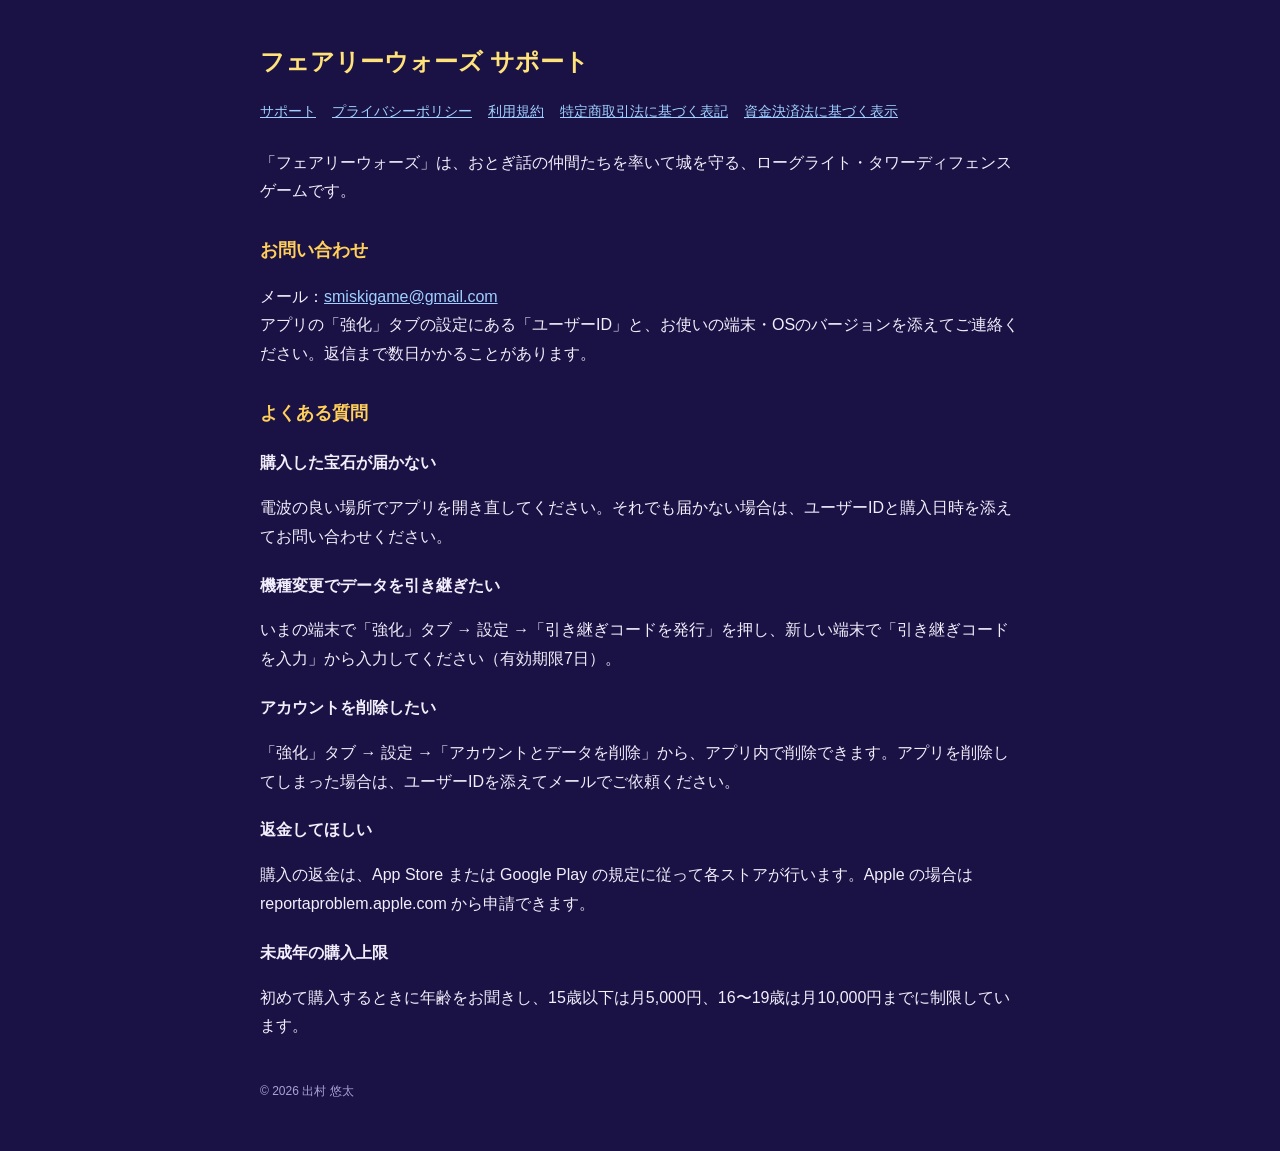
<file: index.html>
<!doctype html>
<html lang="ja"><head><meta charset="utf-8"><meta name="viewport" content="width=device-width,initial-scale=1"><title>フェアリーウォーズ サポート</title><link rel="stylesheet" href="style.css"></head>
<body><main>
<h1>フェアリーウォーズ サポート</h1>
<nav><a href="./">サポート</a><a href="privacy.html">プライバシーポリシー</a><a href="terms.html">利用規約</a><a href="tokushoho.html">特定商取引法に基づく表記</a><a href="shikin.html">資金決済法に基づく表示</a></nav>
<p>「フェアリーウォーズ」は、おとぎ話の仲間たちを率いて城を守る、ローグライト・タワーディフェンスゲームです。</p>
<h2>お問い合わせ</h2>
<p>メール：<a href="mailto:smiskigame@gmail.com">smiskigame@gmail.com</a><br>アプリの「強化」タブの設定にある「ユーザーID」と、お使いの端末・OSのバージョンを添えてご連絡ください。返信まで数日かかることがあります。</p>
<h2>よくある質問</h2>
<h3>購入した宝石が届かない</h3>
<p>電波の良い場所でアプリを開き直してください。それでも届かない場合は、ユーザーIDと購入日時を添えてお問い合わせください。</p>
<h3>機種変更でデータを引き継ぎたい</h3>
<p>いまの端末で「強化」タブ → 設定 →「引き継ぎコードを発行」を押し、新しい端末で「引き継ぎコードを入力」から入力してください（有効期限7日）。</p>
<h3>アカウントを削除したい</h3>
<p>「強化」タブ → 設定 →「アカウントとデータを削除」から、アプリ内で削除できます。アプリを削除してしまった場合は、ユーザーIDを添えてメールでご依頼ください。</p>
<h3>返金してほしい</h3>
<p>購入の返金は、App Store または Google Play の規定に従って各ストアが行います。Apple の場合は reportaproblem.apple.com から申請できます。</p>
<h3>未成年の購入上限</h3>
<p>初めて購入するときに年齢をお聞きし、15歳以下は月5,000円、16〜19歳は月10,000円までに制限しています。</p>
<footer>© 2026 出村 悠太</footer>
</main></body></html>
</file>
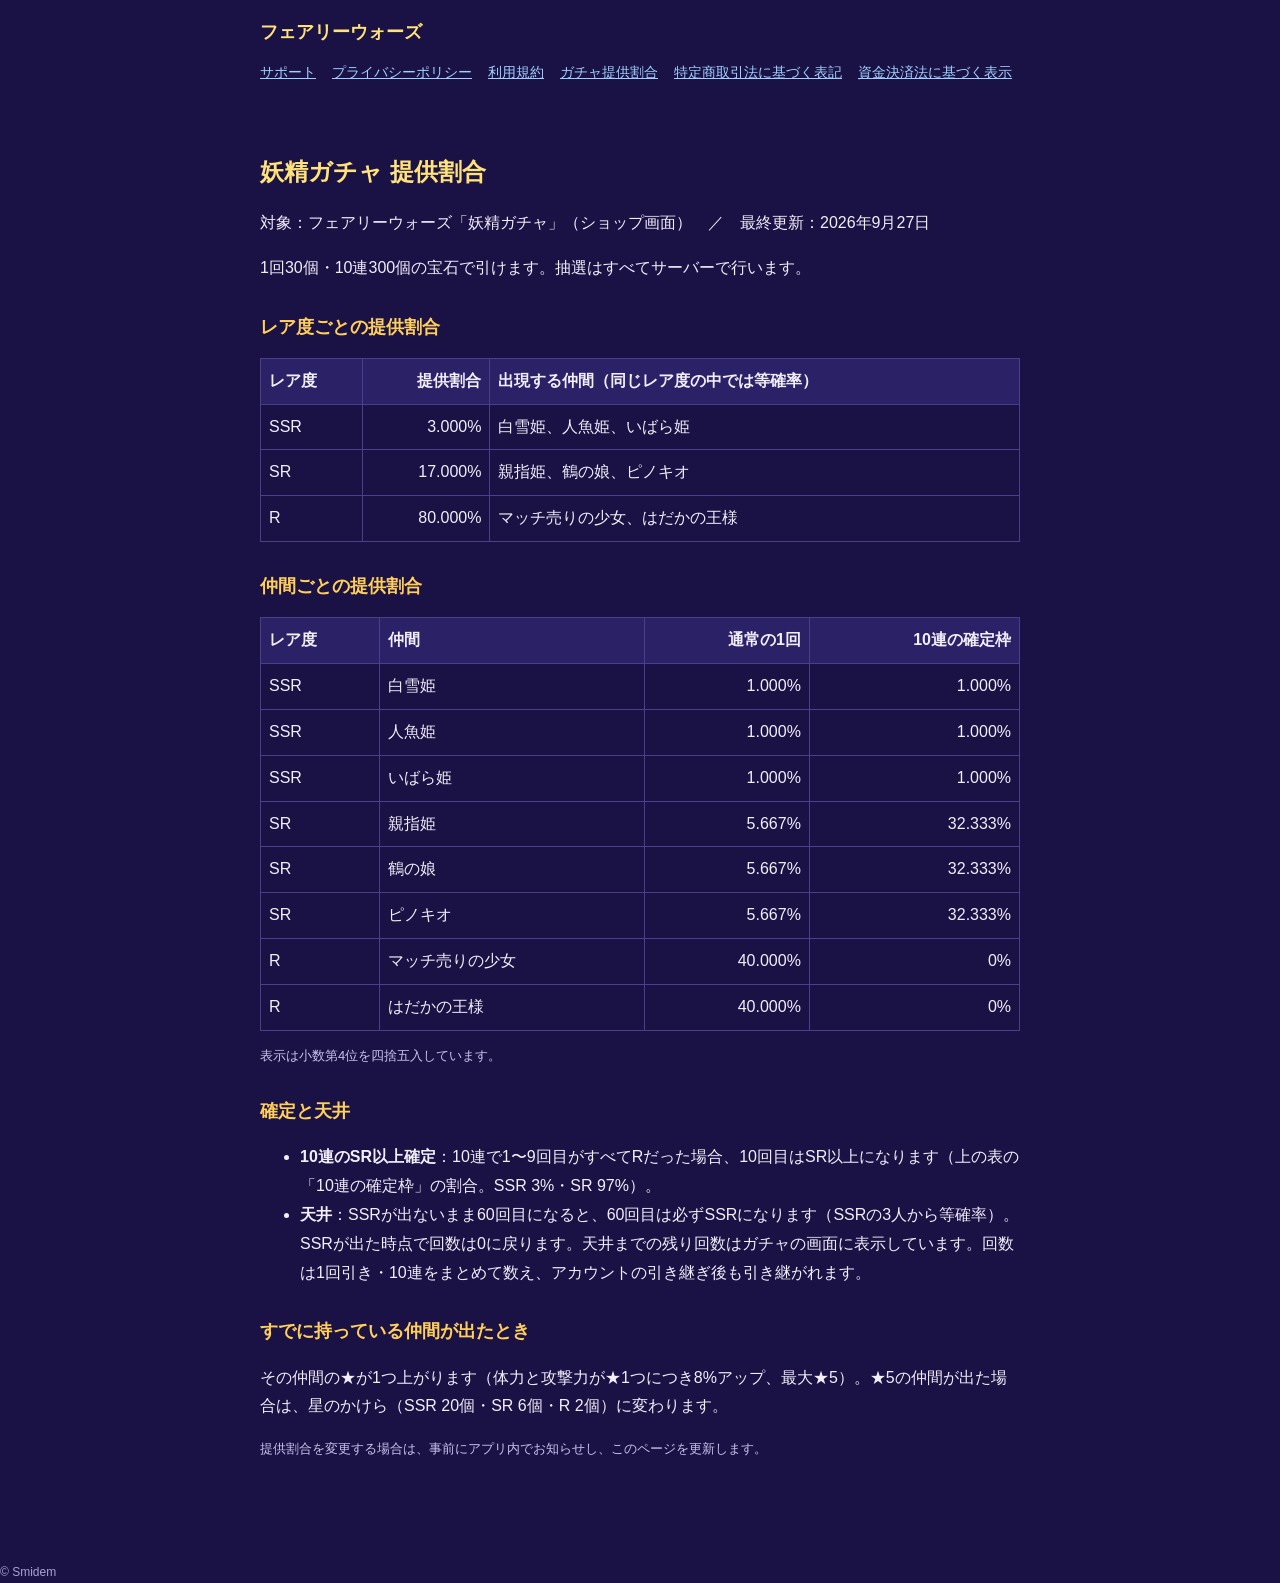
<file: gacha.html>
<!doctype html><html lang="ja"><head><meta charset="utf-8"><meta name="viewport" content="width=device-width,initial-scale=1"><title>妖精ガチャ 提供割合｜フェアリーウォーズ</title><link rel="stylesheet" href="style.css"></head><body>
<!-- アプリ内と公開ページで共通。原本は fairy-wars-app/public/legal/ （npm run site:sync で公開用へコピー）
     数値は functions/gamedata.js（サーバーの抽選）と一致させること。site:sync が data-* の値を gamedata.js と照合し、ずれていたら止まります。 -->
<header class="site"><a class="brand" href="index.html">フェアリーウォーズ</a><nav><a href="support.html">サポート</a><a href="privacy.html">プライバシーポリシー</a><a href="terms.html">利用規約</a><a href="gacha.html">ガチャ提供割合</a><a href="tokushoho.html">特定商取引法に基づく表記</a><a href="shikin.html">資金決済法に基づく表示</a></nav></header>
<main id="gacha-rates" data-ssr="3" data-sr="17" data-r="80" data-pity="60" data-cost1="30" data-cost10="300" data-pool-ssr="shirayuki,ningyo,ibara" data-pool-sr="oyayubi,tsuru,pinocchio" data-pool-r="match,ousama">
<h1>妖精ガチャ 提供割合</h1>
<p>対象：フェアリーウォーズ「妖精ガチャ」（ショップ画面）　／　最終更新：2026年9月27日</p>
<p>1回30個・10連300個の宝石で引けます。抽選はすべてサーバーで行います。</p>

<h2>レア度ごとの提供割合</h2>
<div class="table-wrap"><table>
<tr><th>レア度</th><th class="num">提供割合</th><th>出現する仲間（同じレア度の中では等確率）</th></tr>
<tr><td>SSR</td><td class="num">3.000%</td><td>白雪姫、人魚姫、いばら姫</td></tr>
<tr><td>SR</td><td class="num">17.000%</td><td>親指姫、鶴の娘、ピノキオ</td></tr>
<tr><td>R</td><td class="num">80.000%</td><td>マッチ売りの少女、はだかの王様</td></tr>
</table></div>

<h2>仲間ごとの提供割合</h2>
<div class="table-wrap"><table>
<tr><th>レア度</th><th>仲間</th><th class="num">通常の1回</th><th class="num">10連の確定枠</th></tr>
<tr><td>SSR</td><td>白雪姫</td><td class="num">1.000%</td><td class="num">1.000%</td></tr>
<tr><td>SSR</td><td>人魚姫</td><td class="num">1.000%</td><td class="num">1.000%</td></tr>
<tr><td>SSR</td><td>いばら姫</td><td class="num">1.000%</td><td class="num">1.000%</td></tr>
<tr><td>SR</td><td>親指姫</td><td class="num">5.667%</td><td class="num">32.333%</td></tr>
<tr><td>SR</td><td>鶴の娘</td><td class="num">5.667%</td><td class="num">32.333%</td></tr>
<tr><td>SR</td><td>ピノキオ</td><td class="num">5.667%</td><td class="num">32.333%</td></tr>
<tr><td>R</td><td>マッチ売りの少女</td><td class="num">40.000%</td><td class="num">0%</td></tr>
<tr><td>R</td><td>はだかの王様</td><td class="num">40.000%</td><td class="num">0%</td></tr>
</table></div>
<p class="note">表示は小数第4位を四捨五入しています。</p>

<h2>確定と天井</h2>
<ul>
<li><b>10連のSR以上確定</b>：10連で1〜9回目がすべてRだった場合、10回目はSR以上になります（上の表の「10連の確定枠」の割合。SSR 3%・SR 97%）。</li>
<li><b>天井</b>：SSRが出ないまま60回目になると、60回目は必ずSSRになります（SSRの3人から等確率）。SSRが出た時点で回数は0に戻ります。天井までの残り回数はガチャの画面に表示しています。回数は1回引き・10連をまとめて数え、アカウントの引き継ぎ後も引き継がれます。</li>
</ul>

<h2>すでに持っている仲間が出たとき</h2>
<p>その仲間の★が1つ上がります（体力と攻撃力が★1つにつき8%アップ、最大★5）。★5の仲間が出た場合は、星のかけら（SSR 20個・SR 6個・R 2個）に変わります。</p>

<p class="note">提供割合を変更する場合は、事前にアプリ内でお知らせし、このページを更新します。</p>
</main>
<footer class="site">© Smidem</footer>
</body></html>
</file>
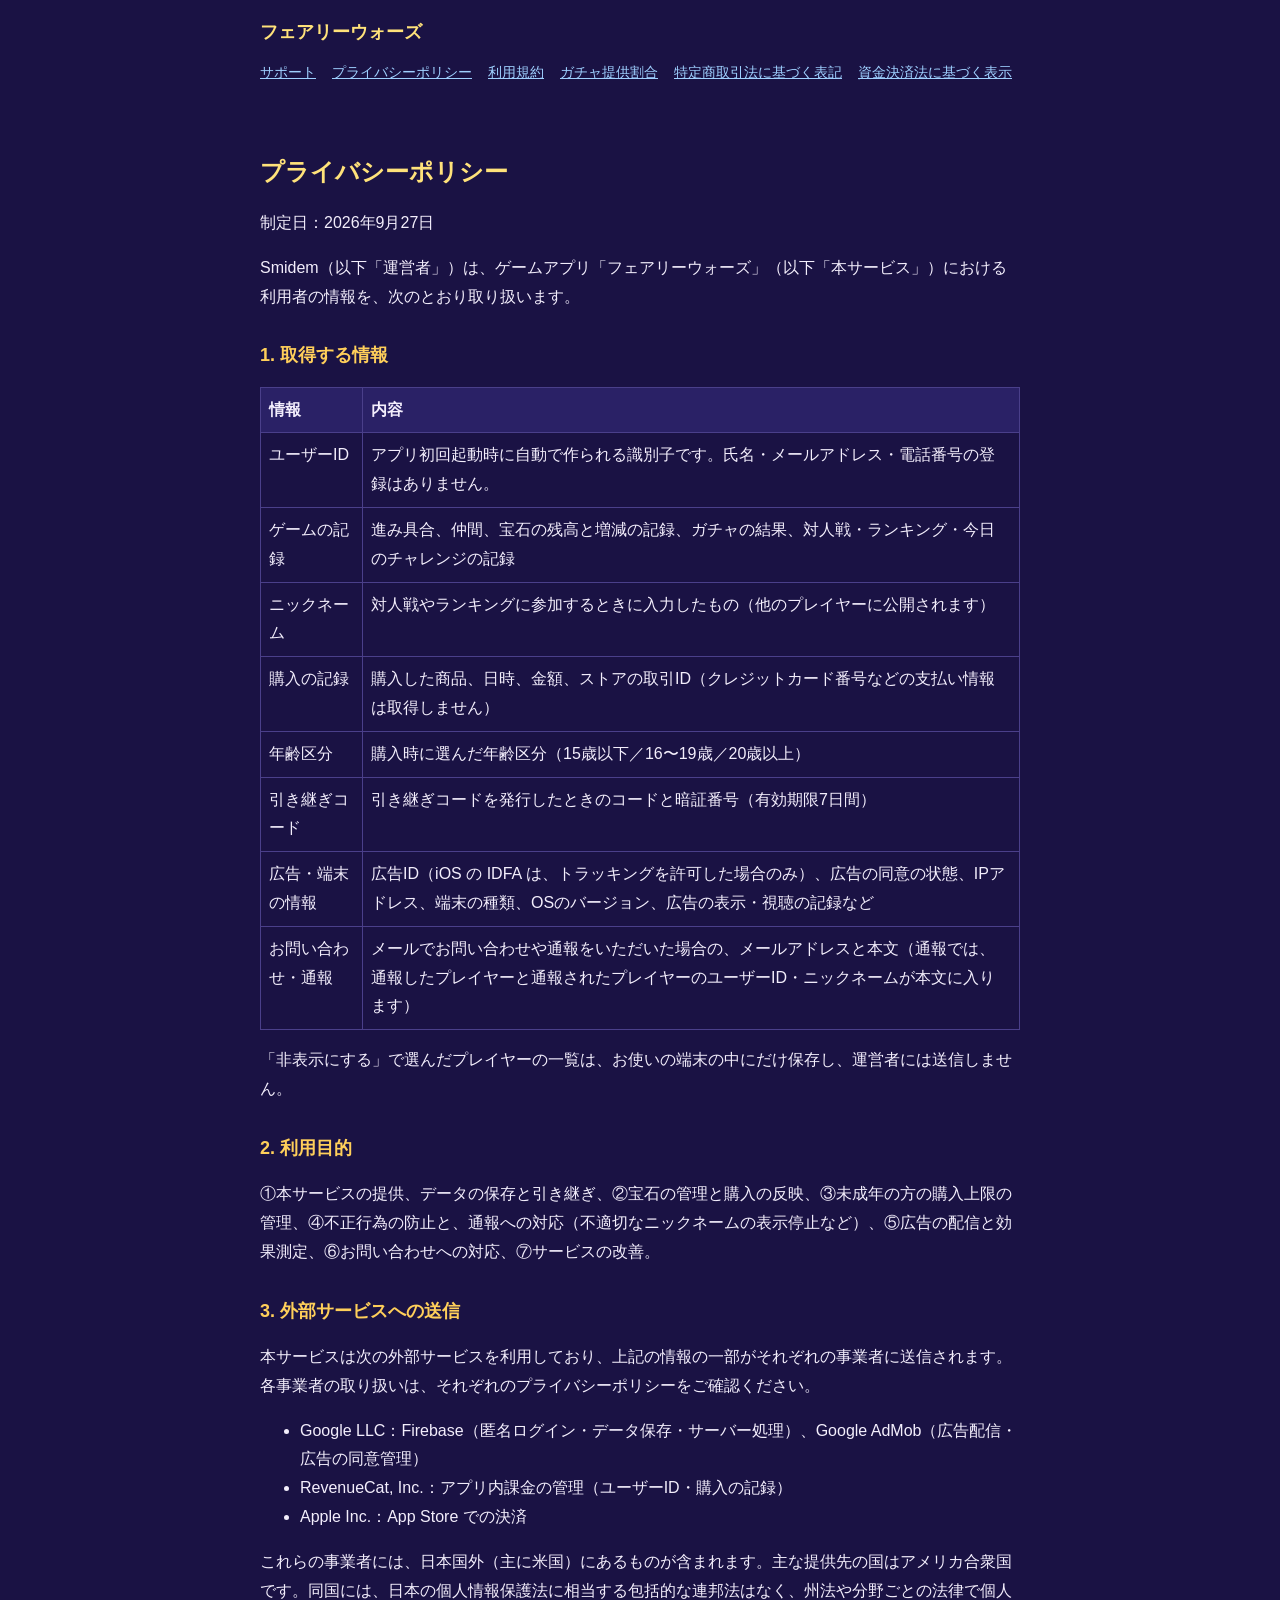
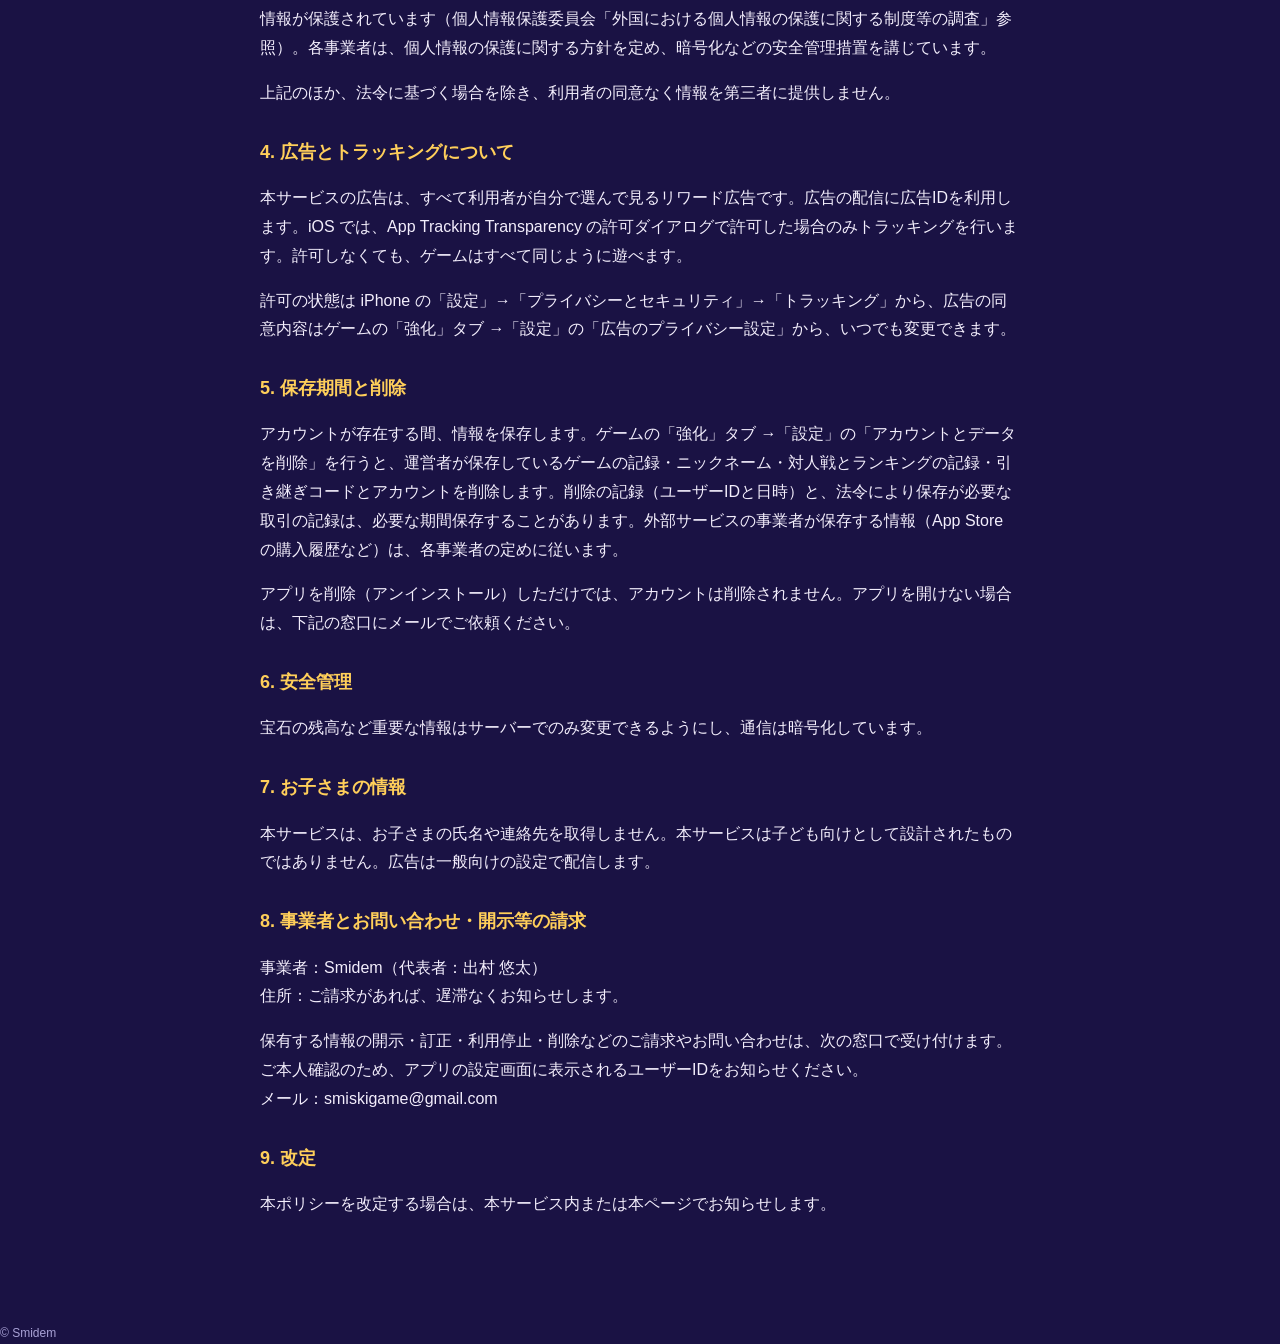
<file: privacy.html>
<!doctype html><html lang="ja"><head><meta charset="utf-8"><meta name="viewport" content="width=device-width,initial-scale=1"><title>プライバシーポリシー｜フェアリーウォーズ</title><link rel="stylesheet" href="style.css"></head><body>
<!-- このファイルはアプリ内（設定画面）と公開ページで共通です。原本は fairy-wars-app/public/legal/ 。公開用へは npm run site:sync でコピーします。
     アプリ内で表示するときは header / nav / footer / link / style / script が取り除かれます。 -->
<header class="site"><a class="brand" href="index.html">フェアリーウォーズ</a><nav><a href="support.html">サポート</a><a href="privacy.html">プライバシーポリシー</a><a href="terms.html">利用規約</a><a href="gacha.html">ガチャ提供割合</a><a href="tokushoho.html">特定商取引法に基づく表記</a><a href="shikin.html">資金決済法に基づく表示</a></nav></header>
<main>
<h1>プライバシーポリシー</h1>
<p>制定日：2026年9月27日</p>
<p>Smidem（以下「運営者」）は、ゲームアプリ「フェアリーウォーズ」（以下「本サービス」）における利用者の情報を、次のとおり取り扱います。</p>

<h2>1. 取得する情報</h2>
<div class="table-wrap"><table>
<tr><th>情報</th><th>内容</th></tr>
<tr><td>ユーザーID</td><td>アプリ初回起動時に自動で作られる識別子です。氏名・メールアドレス・電話番号の登録はありません。</td></tr>
<tr><td>ゲームの記録</td><td>進み具合、仲間、宝石の残高と増減の記録、ガチャの結果、対人戦・ランキング・今日のチャレンジの記録</td></tr>
<tr><td>ニックネーム</td><td>対人戦やランキングに参加するときに入力したもの（他のプレイヤーに公開されます）</td></tr>
<tr><td>購入の記録</td><td>購入した商品、日時、金額、ストアの取引ID（クレジットカード番号などの支払い情報は取得しません）</td></tr>
<tr><td>年齢区分</td><td>購入時に選んだ年齢区分（15歳以下／16〜19歳／20歳以上）</td></tr>
<tr><td>引き継ぎコード</td><td>引き継ぎコードを発行したときのコードと暗証番号（有効期限7日間）</td></tr>
<tr><td>広告・端末の情報</td><td>広告ID（iOS の IDFA は、トラッキングを許可した場合のみ）、広告の同意の状態、IPアドレス、端末の種類、OSのバージョン、広告の表示・視聴の記録など</td></tr>
<tr><td>お問い合わせ・通報</td><td>メールでお問い合わせや通報をいただいた場合の、メールアドレスと本文（通報では、通報したプレイヤーと通報されたプレイヤーのユーザーID・ニックネームが本文に入ります）</td></tr>
</table></div>
<p>「非表示にする」で選んだプレイヤーの一覧は、お使いの端末の中にだけ保存し、運営者には送信しません。</p>

<h2>2. 利用目的</h2>
<p>①本サービスの提供、データの保存と引き継ぎ、②宝石の管理と購入の反映、③未成年の方の購入上限の管理、④不正行為の防止と、通報への対応（不適切なニックネームの表示停止など）、⑤広告の配信と効果測定、⑥お問い合わせへの対応、⑦サービスの改善。</p>

<h2>3. 外部サービスへの送信</h2>
<p>本サービスは次の外部サービスを利用しており、上記の情報の一部がそれぞれの事業者に送信されます。各事業者の取り扱いは、それぞれのプライバシーポリシーをご確認ください。</p>
<ul>
<li>Google LLC：Firebase（匿名ログイン・データ保存・サーバー処理）、Google AdMob（広告配信・広告の同意管理）</li>
<li>RevenueCat, Inc.：アプリ内課金の管理（ユーザーID・購入の記録）</li>
<li>Apple Inc.：App Store での決済</li>
</ul>
<p>これらの事業者には、日本国外（主に米国）にあるものが含まれます。主な提供先の国はアメリカ合衆国です。同国には、日本の個人情報保護法に相当する包括的な連邦法はなく、州法や分野ごとの法律で個人情報が保護されています（個人情報保護委員会「外国における個人情報の保護に関する制度等の調査」参照）。各事業者は、個人情報の保護に関する方針を定め、暗号化などの安全管理措置を講じています。</p>
<p>上記のほか、法令に基づく場合を除き、利用者の同意なく情報を第三者に提供しません。</p>

<h2>4. 広告とトラッキングについて</h2>
<p>本サービスの広告は、すべて利用者が自分で選んで見るリワード広告です。広告の配信に広告IDを利用します。iOS では、App Tracking Transparency の許可ダイアログで許可した場合のみトラッキングを行います。許可しなくても、ゲームはすべて同じように遊べます。</p>
<p>許可の状態は iPhone の「設定」→「プライバシーとセキュリティ」→「トラッキング」から、広告の同意内容はゲームの「強化」タブ →「設定」の「広告のプライバシー設定」から、いつでも変更できます。</p>

<h2>5. 保存期間と削除</h2>
<p>アカウントが存在する間、情報を保存します。ゲームの「強化」タブ →「設定」の「アカウントとデータを削除」を行うと、運営者が保存しているゲームの記録・ニックネーム・対人戦とランキングの記録・引き継ぎコードとアカウントを削除します。削除の記録（ユーザーIDと日時）と、法令により保存が必要な取引の記録は、必要な期間保存することがあります。外部サービスの事業者が保存する情報（App Store の購入履歴など）は、各事業者の定めに従います。</p>
<p>アプリを削除（アンインストール）しただけでは、アカウントは削除されません。アプリを開けない場合は、下記の窓口にメールでご依頼ください。</p>

<h2>6. 安全管理</h2>
<p>宝石の残高など重要な情報はサーバーでのみ変更できるようにし、通信は暗号化しています。</p>

<h2>7. お子さまの情報</h2>
<p>本サービスは、お子さまの氏名や連絡先を取得しません。本サービスは子ども向けとして設計されたものではありません。広告は一般向けの設定で配信します。</p>

<h2>8. 事業者とお問い合わせ・開示等の請求</h2>
<p>事業者：Smidem（代表者：出村 悠太）<br>住所：ご請求があれば、遅滞なくお知らせします。</p>
<p>保有する情報の開示・訂正・利用停止・削除などのご請求やお問い合わせは、次の窓口で受け付けます。ご本人確認のため、アプリの設定画面に表示されるユーザーIDをお知らせください。<br>メール：smiskigame@gmail.com</p>

<h2>9. 改定</h2>
<p>本ポリシーを改定する場合は、本サービス内または本ページでお知らせします。</p>
</main>
<footer class="site">© Smidem</footer>
</body></html>
</file>
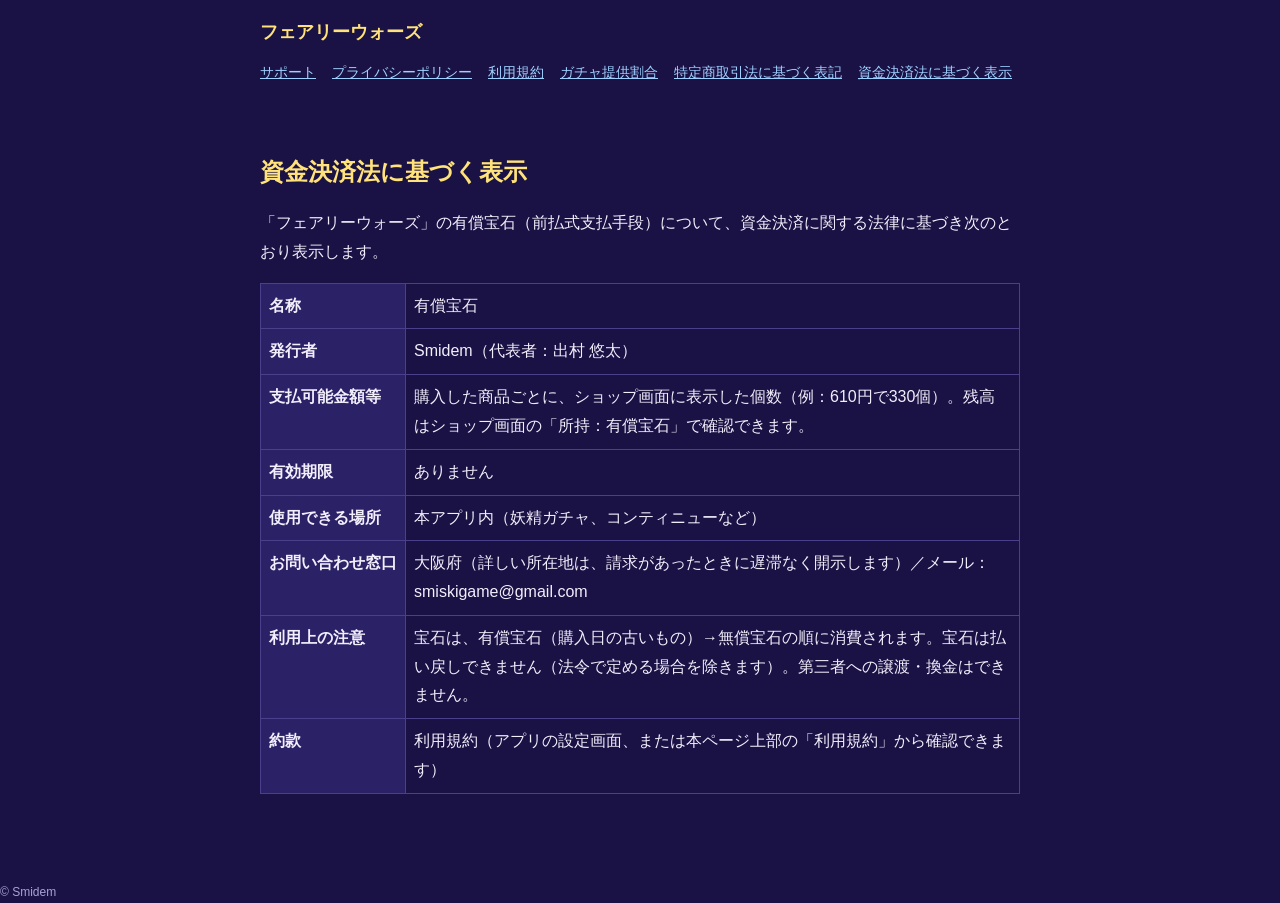
<file: shikin.html>
<!doctype html><html lang="ja"><head><meta charset="utf-8"><meta name="viewport" content="width=device-width,initial-scale=1"><title>資金決済法に基づく表示｜フェアリーウォーズ</title><link rel="stylesheet" href="style.css"></head><body>
<!-- アプリ内と公開ページで共通。原本は fairy-wars-app/public/legal/ （npm run site:sync で公開用へコピー） -->
<header class="site"><a class="brand" href="index.html">フェアリーウォーズ</a><nav><a href="support.html">サポート</a><a href="privacy.html">プライバシーポリシー</a><a href="terms.html">利用規約</a><a href="gacha.html">ガチャ提供割合</a><a href="tokushoho.html">特定商取引法に基づく表記</a><a href="shikin.html">資金決済法に基づく表示</a></nav></header>
<main>
<h1>資金決済法に基づく表示</h1>
<p>「フェアリーウォーズ」の有償宝石（前払式支払手段）について、資金決済に関する法律に基づき次のとおり表示します。</p>
<div class="table-wrap"><table>
<tr><th>名称</th><td>有償宝石</td></tr>
<tr><th>発行者</th><td>Smidem（代表者：出村 悠太）</td></tr>
<tr><th>支払可能金額等</th><td>購入した商品ごとに、ショップ画面に表示した個数（例：610円で330個）。残高はショップ画面の「所持：有償宝石」で確認できます。</td></tr>
<tr><th>有効期限</th><td>ありません</td></tr>
<tr><th>使用できる場所</th><td>本アプリ内（妖精ガチャ、コンティニューなど）</td></tr>
<tr><th>お問い合わせ窓口</th><td>大阪府（詳しい所在地は、請求があったときに遅滞なく開示します）／メール：smiskigame@gmail.com</td></tr>
<tr><th>利用上の注意</th><td>宝石は、有償宝石（購入日の古いもの）→無償宝石の順に消費されます。宝石は払い戻しできません（法令で定める場合を除きます）。第三者への譲渡・換金はできません。</td></tr>
<tr><th>約款</th><td>利用規約（アプリの設定画面、または本ページ上部の「利用規約」から確認できます）</td></tr>
</table></div>
</main>
<footer class="site">© Smidem</footer>
</body></html>
</file>
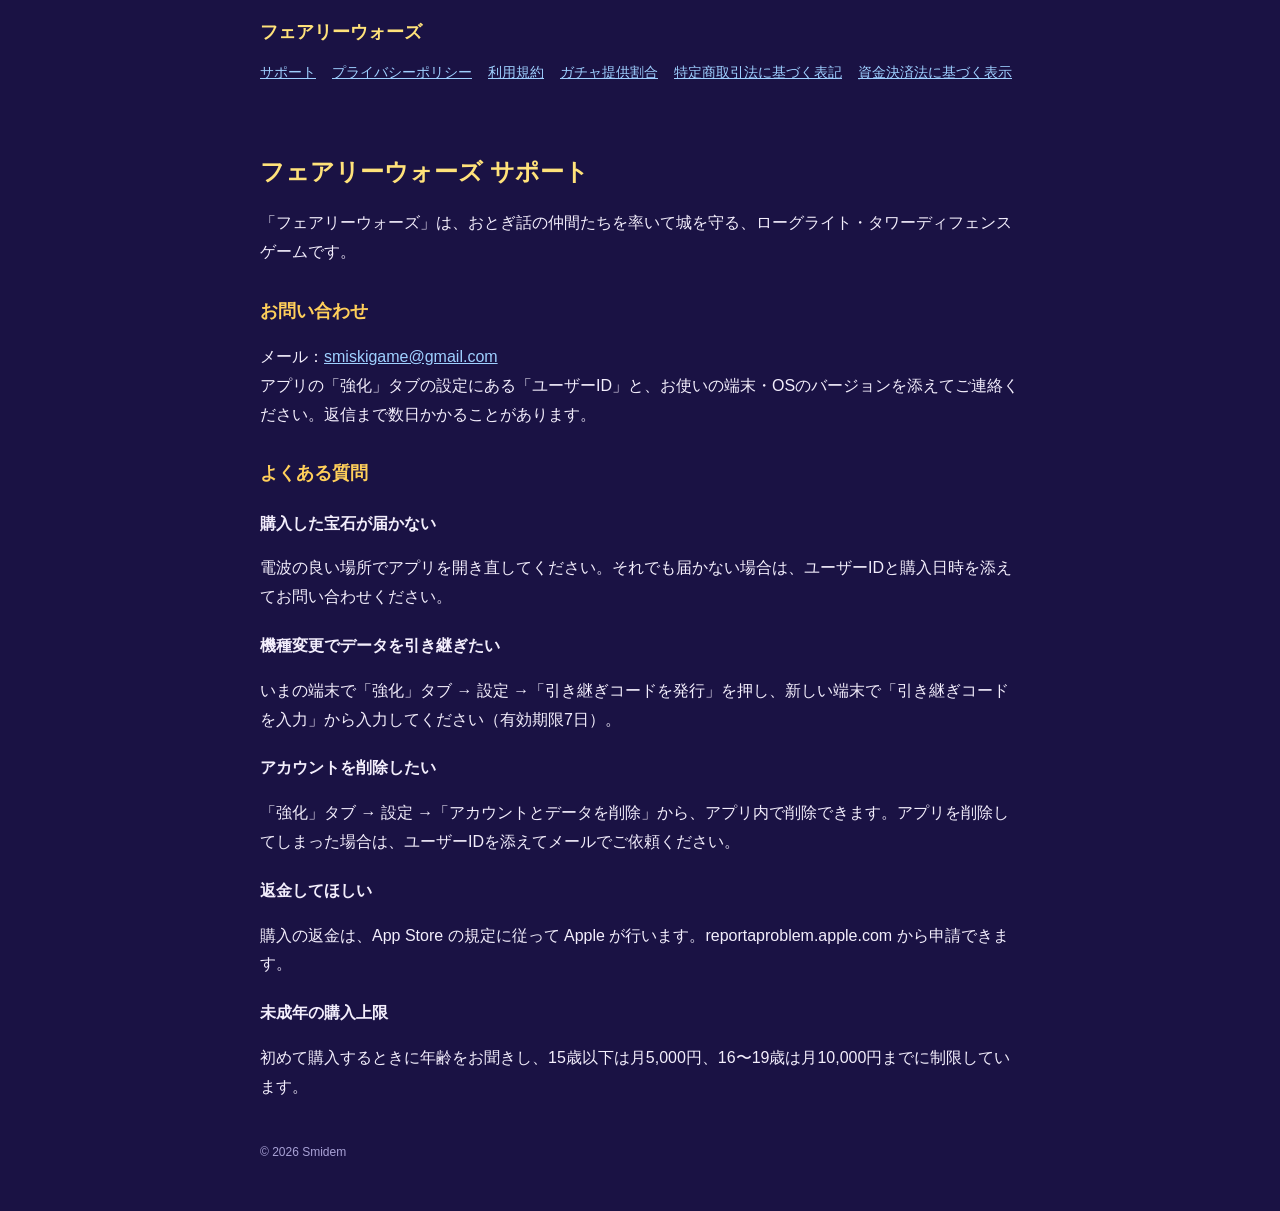
<file: support.html>
<!doctype html>
<html lang="ja"><head><meta charset="utf-8"><meta name="viewport" content="width=device-width,initial-scale=1"><title>フェアリーウォーズ サポート</title><link rel="stylesheet" href="style.css"></head>
<body>
<header class="site"><a class="brand" href="index.html">フェアリーウォーズ</a><nav><a href="support.html">サポート</a><a href="privacy.html">プライバシーポリシー</a><a href="terms.html">利用規約</a><a href="gacha.html">ガチャ提供割合</a><a href="tokushoho.html">特定商取引法に基づく表記</a><a href="shikin.html">資金決済法に基づく表示</a></nav></header>
<main>
<h1>フェアリーウォーズ サポート</h1>
<p>「フェアリーウォーズ」は、おとぎ話の仲間たちを率いて城を守る、ローグライト・タワーディフェンスゲームです。</p>
<h2>お問い合わせ</h2>
<p>メール：<a href="mailto:smiskigame@gmail.com">smiskigame@gmail.com</a><br>アプリの「強化」タブの設定にある「ユーザーID」と、お使いの端末・OSのバージョンを添えてご連絡ください。返信まで数日かかることがあります。</p>
<h2>よくある質問</h2>
<h3>購入した宝石が届かない</h3>
<p>電波の良い場所でアプリを開き直してください。それでも届かない場合は、ユーザーIDと購入日時を添えてお問い合わせください。</p>
<h3>機種変更でデータを引き継ぎたい</h3>
<p>いまの端末で「強化」タブ → 設定 →「引き継ぎコードを発行」を押し、新しい端末で「引き継ぎコードを入力」から入力してください（有効期限7日）。</p>
<h3>アカウントを削除したい</h3>
<p>「強化」タブ → 設定 →「アカウントとデータを削除」から、アプリ内で削除できます。アプリを削除してしまった場合は、ユーザーIDを添えてメールでご依頼ください。</p>
<h3>返金してほしい</h3>
<p>購入の返金は、App Store の規定に従って Apple が行います。reportaproblem.apple.com から申請できます。</p>
<h3>未成年の購入上限</h3>
<p>初めて購入するときに年齢をお聞きし、15歳以下は月5,000円、16〜19歳は月10,000円までに制限しています。</p>
<footer>© 2026 Smidem</footer>
</main></body></html>
</file>
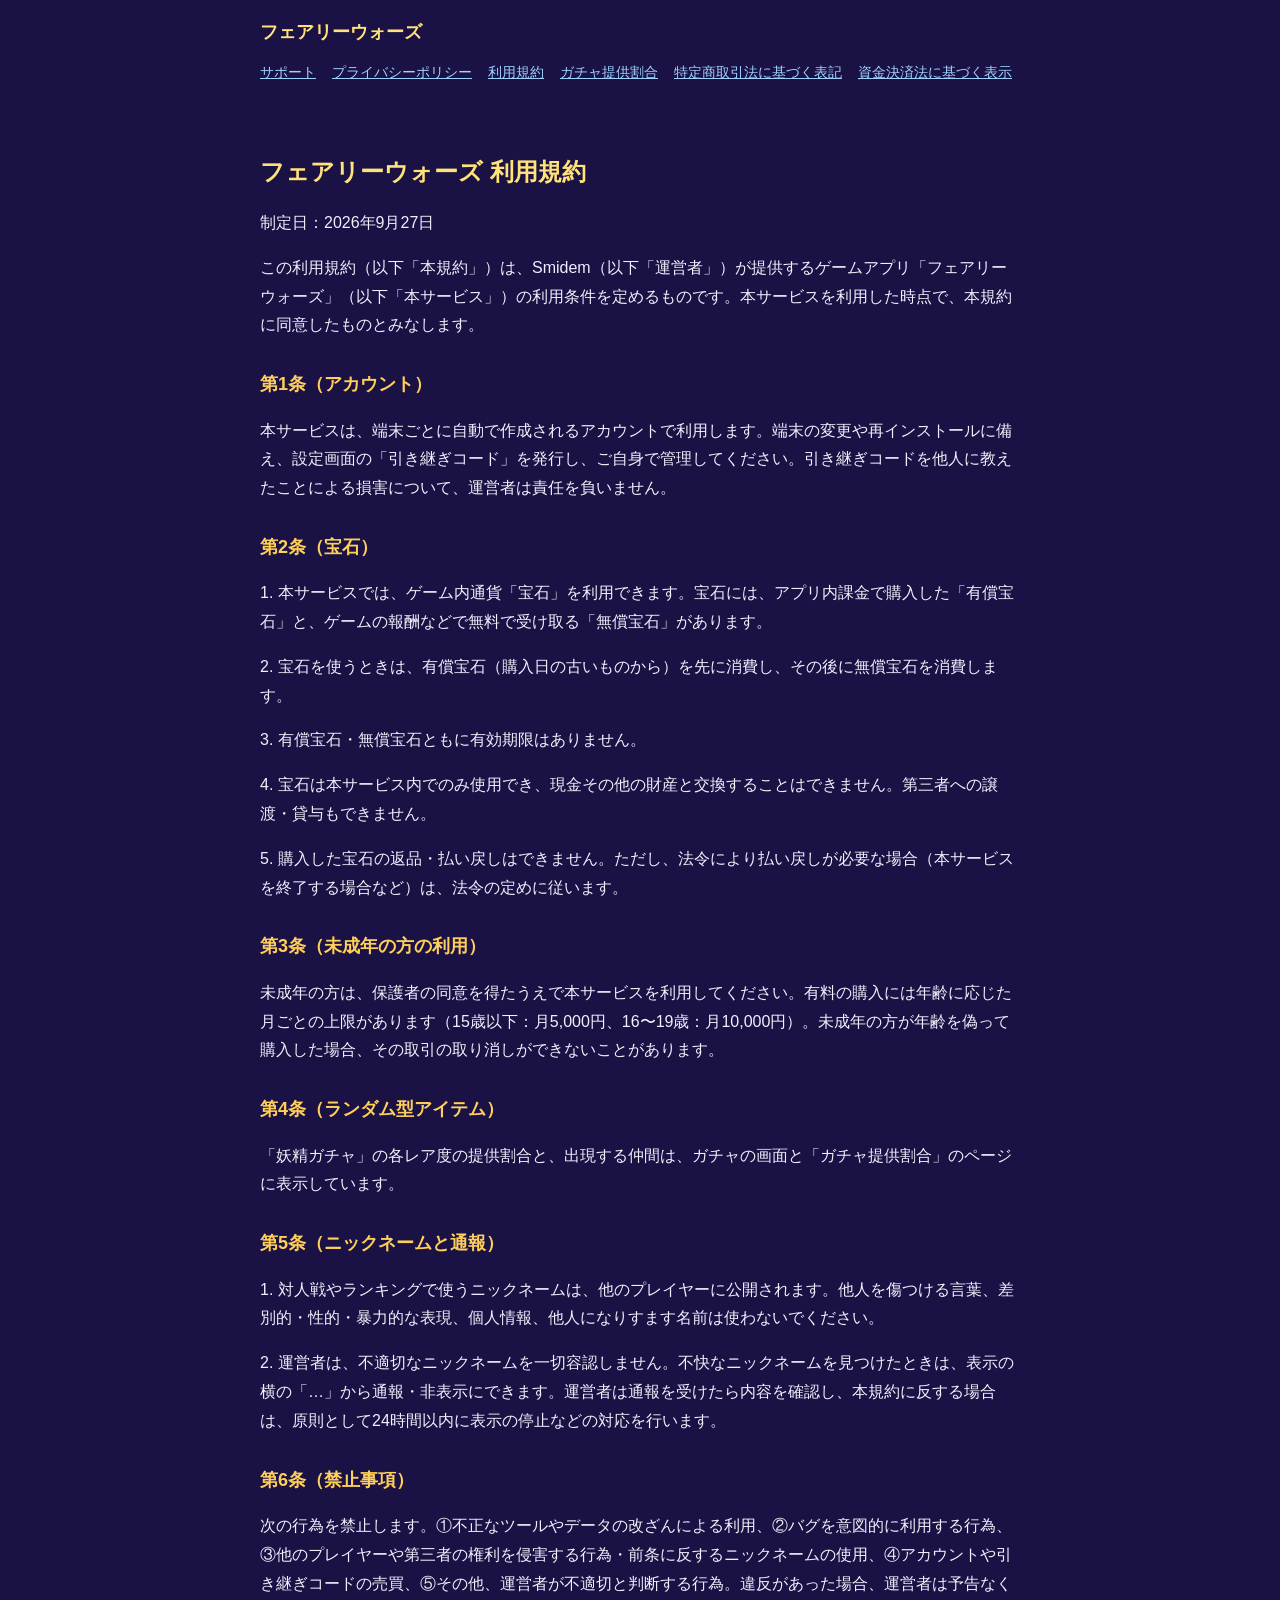
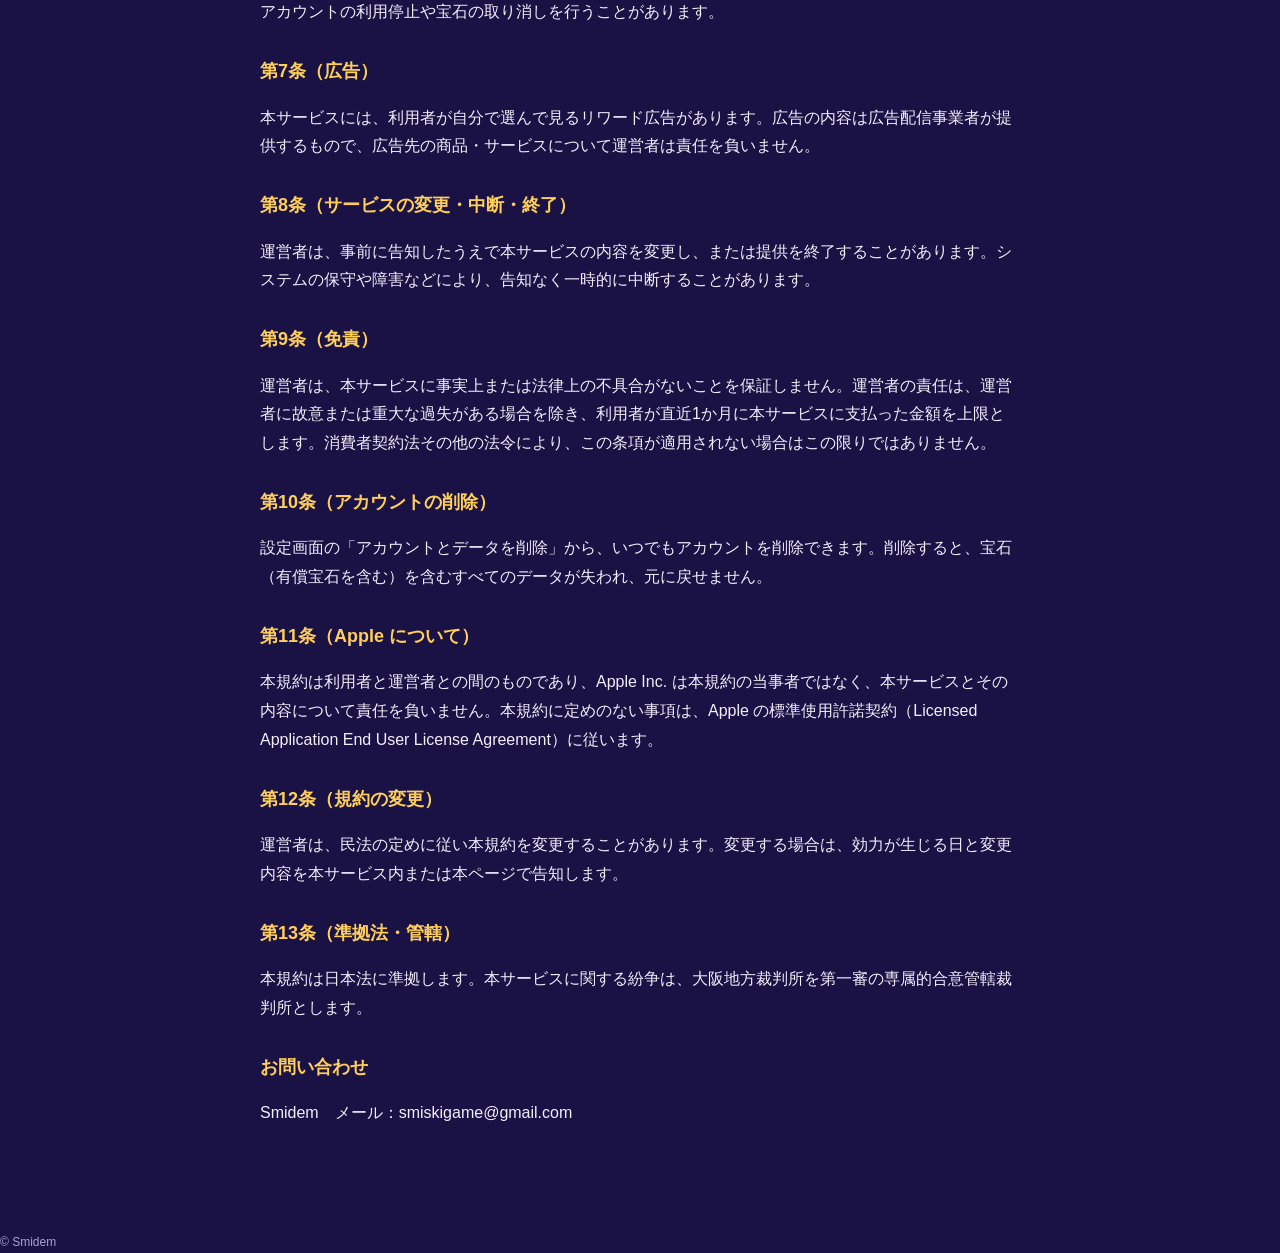
<file: terms.html>
<!doctype html><html lang="ja"><head><meta charset="utf-8"><meta name="viewport" content="width=device-width,initial-scale=1"><title>利用規約｜フェアリーウォーズ</title><link rel="stylesheet" href="style.css"></head><body>
<!-- アプリ内と公開ページで共通。原本は fairy-wars-app/public/legal/ （npm run site:sync で公開用へコピー） -->
<header class="site"><a class="brand" href="index.html">フェアリーウォーズ</a><nav><a href="support.html">サポート</a><a href="privacy.html">プライバシーポリシー</a><a href="terms.html">利用規約</a><a href="gacha.html">ガチャ提供割合</a><a href="tokushoho.html">特定商取引法に基づく表記</a><a href="shikin.html">資金決済法に基づく表示</a></nav></header>
<main>
<h1>フェアリーウォーズ 利用規約</h1>
<p>制定日：2026年9月27日</p>
<p>この利用規約（以下「本規約」）は、Smidem（以下「運営者」）が提供するゲームアプリ「フェアリーウォーズ」（以下「本サービス」）の利用条件を定めるものです。本サービスを利用した時点で、本規約に同意したものとみなします。</p>

<h2>第1条（アカウント）</h2>
<p>本サービスは、端末ごとに自動で作成されるアカウントで利用します。端末の変更や再インストールに備え、設定画面の「引き継ぎコード」を発行し、ご自身で管理してください。引き継ぎコードを他人に教えたことによる損害について、運営者は責任を負いません。</p>

<h2>第2条（宝石）</h2>
<p>1. 本サービスでは、ゲーム内通貨「宝石」を利用できます。宝石には、アプリ内課金で購入した「有償宝石」と、ゲームの報酬などで無料で受け取る「無償宝石」があります。</p>
<p>2. 宝石を使うときは、有償宝石（購入日の古いものから）を先に消費し、その後に無償宝石を消費します。</p>
<p>3. 有償宝石・無償宝石ともに有効期限はありません。</p>
<p>4. 宝石は本サービス内でのみ使用でき、現金その他の財産と交換することはできません。第三者への譲渡・貸与もできません。</p>
<p>5. 購入した宝石の返品・払い戻しはできません。ただし、法令により払い戻しが必要な場合（本サービスを終了する場合など）は、法令の定めに従います。</p>

<h2>第3条（未成年の方の利用）</h2>
<p>未成年の方は、保護者の同意を得たうえで本サービスを利用してください。有料の購入には年齢に応じた月ごとの上限があります（15歳以下：月5,000円、16〜19歳：月10,000円）。未成年の方が年齢を偽って購入した場合、その取引の取り消しができないことがあります。</p>

<h2>第4条（ランダム型アイテム）</h2>
<p>「妖精ガチャ」の各レア度の提供割合と、出現する仲間は、ガチャの画面と「ガチャ提供割合」のページに表示しています。</p>

<h2>第5条（ニックネームと通報）</h2>
<p>1. 対人戦やランキングで使うニックネームは、他のプレイヤーに公開されます。他人を傷つける言葉、差別的・性的・暴力的な表現、個人情報、他人になりすます名前は使わないでください。</p>
<p>2. 運営者は、不適切なニックネームを一切容認しません。不快なニックネームを見つけたときは、表示の横の「…」から通報・非表示にできます。運営者は通報を受けたら内容を確認し、本規約に反する場合は、原則として24時間以内に表示の停止などの対応を行います。</p>

<h2>第6条（禁止事項）</h2>
<p>次の行為を禁止します。①不正なツールやデータの改ざんによる利用、②バグを意図的に利用する行為、③他のプレイヤーや第三者の権利を侵害する行為・前条に反するニックネームの使用、④アカウントや引き継ぎコードの売買、⑤その他、運営者が不適切と判断する行為。違反があった場合、運営者は予告なくアカウントの利用停止や宝石の取り消しを行うことがあります。</p>

<h2>第7条（広告）</h2>
<p>本サービスには、利用者が自分で選んで見るリワード広告があります。広告の内容は広告配信事業者が提供するもので、広告先の商品・サービスについて運営者は責任を負いません。</p>

<h2>第8条（サービスの変更・中断・終了）</h2>
<p>運営者は、事前に告知したうえで本サービスの内容を変更し、または提供を終了することがあります。システムの保守や障害などにより、告知なく一時的に中断することがあります。</p>

<h2>第9条（免責）</h2>
<p>運営者は、本サービスに事実上または法律上の不具合がないことを保証しません。運営者の責任は、運営者に故意または重大な過失がある場合を除き、利用者が直近1か月に本サービスに支払った金額を上限とします。消費者契約法その他の法令により、この条項が適用されない場合はこの限りではありません。</p>

<h2>第10条（アカウントの削除）</h2>
<p>設定画面の「アカウントとデータを削除」から、いつでもアカウントを削除できます。削除すると、宝石（有償宝石を含む）を含むすべてのデータが失われ、元に戻せません。</p>

<h2>第11条（Apple について）</h2>
<p>本規約は利用者と運営者との間のものであり、Apple Inc. は本規約の当事者ではなく、本サービスとその内容について責任を負いません。本規約に定めのない事項は、Apple の標準使用許諾契約（Licensed Application End User License Agreement）に従います。</p>

<h2>第12条（規約の変更）</h2>
<p>運営者は、民法の定めに従い本規約を変更することがあります。変更する場合は、効力が生じる日と変更内容を本サービス内または本ページで告知します。</p>

<h2>第13条（準拠法・管轄）</h2>
<p>本規約は日本法に準拠します。本サービスに関する紛争は、大阪地方裁判所を第一審の専属的合意管轄裁判所とします。</p>

<h2>お問い合わせ</h2>
<p>Smidem　メール：smiskigame@gmail.com</p>
</main>
<footer class="site">© Smidem</footer>
</body></html>
</file>
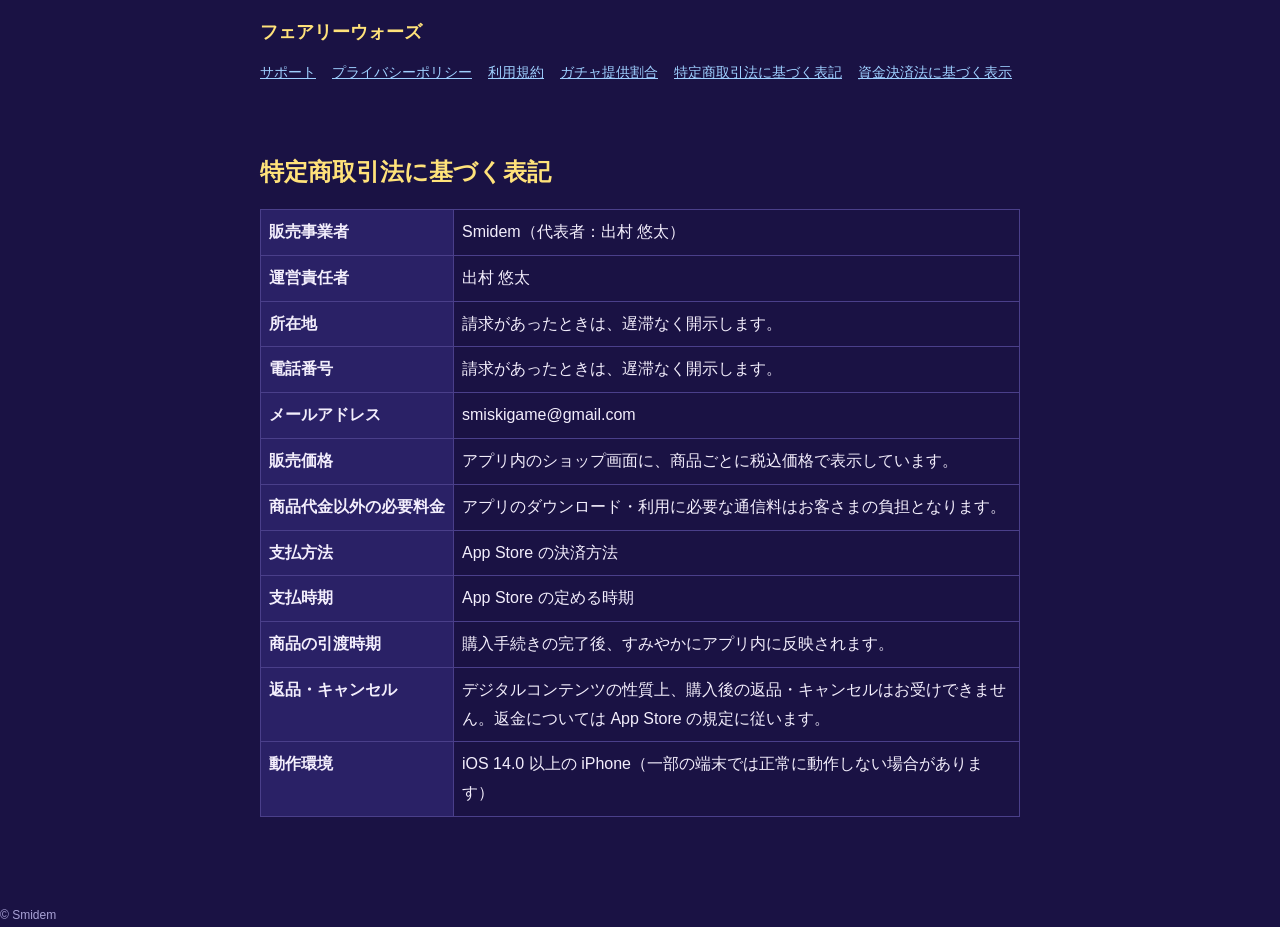
<file: tokushoho.html>
<!doctype html><html lang="ja"><head><meta charset="utf-8"><meta name="viewport" content="width=device-width,initial-scale=1"><title>特定商取引法に基づく表記｜フェアリーウォーズ</title><link rel="stylesheet" href="style.css"></head><body>
<!-- アプリ内と公開ページで共通。原本は fairy-wars-app/public/legal/ （npm run site:sync で公開用へコピー） -->
<header class="site"><a class="brand" href="index.html">フェアリーウォーズ</a><nav><a href="support.html">サポート</a><a href="privacy.html">プライバシーポリシー</a><a href="terms.html">利用規約</a><a href="gacha.html">ガチャ提供割合</a><a href="tokushoho.html">特定商取引法に基づく表記</a><a href="shikin.html">資金決済法に基づく表示</a></nav></header>
<main>
<h1>特定商取引法に基づく表記</h1>
<div class="table-wrap"><table>
<tr><th>販売事業者</th><td>Smidem（代表者：出村 悠太）</td></tr>
<tr><th>運営責任者</th><td>出村 悠太</td></tr>
<tr><th>所在地</th><td>請求があったときは、遅滞なく開示します。</td></tr>
<tr><th>電話番号</th><td>請求があったときは、遅滞なく開示します。</td></tr>
<tr><th>メールアドレス</th><td>smiskigame@gmail.com</td></tr>
<tr><th>販売価格</th><td>アプリ内のショップ画面に、商品ごとに税込価格で表示しています。</td></tr>
<tr><th>商品代金以外の必要料金</th><td>アプリのダウンロード・利用に必要な通信料はお客さまの負担となります。</td></tr>
<tr><th>支払方法</th><td>App Store の決済方法</td></tr>
<tr><th>支払時期</th><td>App Store の定める時期</td></tr>
<tr><th>商品の引渡時期</th><td>購入手続きの完了後、すみやかにアプリ内に反映されます。</td></tr>
<tr><th>返品・キャンセル</th><td>デジタルコンテンツの性質上、購入後の返品・キャンセルはお受けできません。返金については App Store の規定に従います。</td></tr>
<tr><th>動作環境</th><td>iOS 14.0 以上の iPhone（一部の端末では正常に動作しない場合があります）</td></tr>
</table></div>
</main>
<footer class="site">© Smidem</footer>
</body></html>
</file>
<file: style.css>
body{margin:0;background:#1a1244;color:#f3eefc;font-family:-apple-system,"Hiragino Sans","Yu Gothic",sans-serif;line-height:1.8}
main{max-width:760px;margin:0 auto;padding:24px 16px 48px}
h1{font-size:24px;color:#ffe27a}h2{font-size:18px;margin-top:28px;color:#ffcf5a}
a{color:#9fd0ff}table{border-collapse:collapse;width:100%}th,td{border:1px solid #4a3f8a;padding:8px;text-align:left;vertical-align:top}th{background:#2a2166;white-space:nowrap}
nav{display:flex;flex-wrap:wrap;gap:8px 16px;margin:12px 0 24px;font-size:14px}footer{margin-top:40px;font-size:12px;color:#a9a2d6}
header.site{max-width:760px;margin:0 auto;padding:16px 16px 0}header.site .brand{font-weight:bold;color:#ffe27a;text-decoration:none;font-size:18px}h3{font-size:16px;margin-top:20px}
.table-wrap{overflow-x:auto}td.num,th.num{text-align:right}.note{font-size:13px;color:#c9c2ee}
</file>
